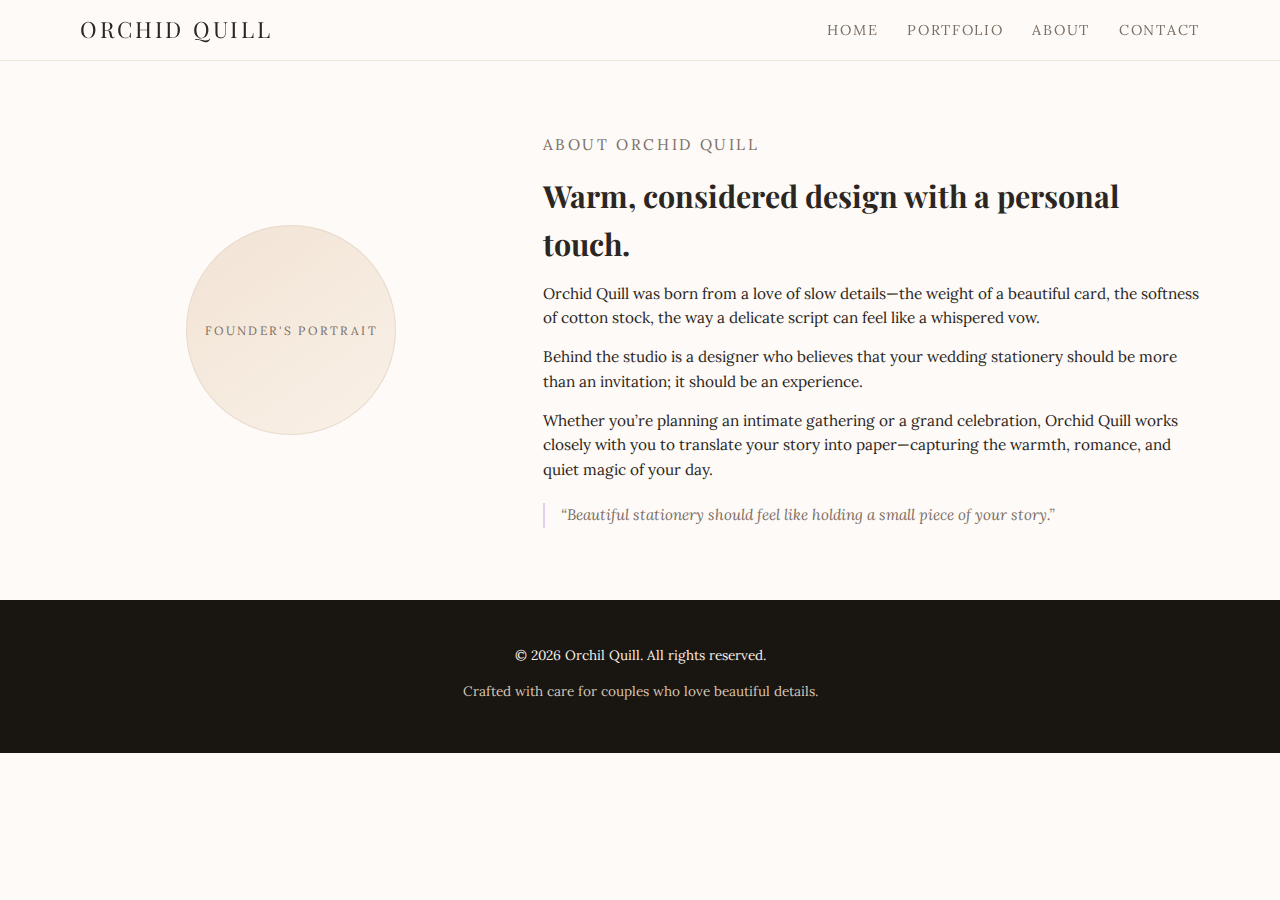
<file: about.html>
<!DOCTYPE html>
<html lang="en">

<head>
  <meta charset="UTF-8" />
  <title>Orchid Quill — About</title>
  <meta name="viewport" content="width=device-width, initial-scale=1.0" />
  <meta name="description" content="About — Orchid Quill" />

  <!-- Google Fonts -->
  <link rel="preconnect" href="https://fonts.googleapis.com" />
  <link rel="preconnect" href="https://fonts.gstatic.com" crossorigin />
  <link href="https://fonts.googleapis.com/css2?family=Playfair+Display:wght@400;500;600;700&family=Lora:wght@300;400;500;600&display=swap" rel="stylesheet" />
  <link href="https://fonts.googleapis.com/css2?family=Lancelot&display=swap" rel="stylesheet" />

  <link rel="stylesheet" href="style.css" />
</head>

<body>
  <!-- Header / Navigation -->
  <header class="site-header">
    <div class="container header-inner">
      <a href="index.html" class="logo">
        <span class="logo-main">Orchid Quill</span>
      </a>

      <button class="nav-toggle" aria-label="Toggle navigation">
        <span class="nav-toggle-line"></span>
        <span class="nav-toggle-line"></span>
      </button>

      <nav class="site-nav">
        <ul>
          <li><a href="index.html">Home</a></li>
          <li><a href="portfolio.html">Portfolio</a></li>
          <li><a href="about.html">About</a></li>
          <li><a href="contact.html">Contact</a></li>
        </ul>
      </nav>
    </div>
  </header>

  <main>
    <!-- About Section -->
    <section id="about" class="section section-about">
      <div class="container about-inner">
        <div class="about-image">
          <div class="about-photo-placeholder">
            <span>Founder's Portrait</span>
          </div>
        </div>

        <div class="about-content">
          <p class="eyebrow">About Orchid Quill</p>
          <h2>Warm, considered design with a personal touch.</h2>
          <p>
            Orchid Quill was born from a love of slow details—the weight of a beautiful card, the softness of cotton stock, the way a delicate script can feel like a whispered vow.
          </p>
          <p>
            Behind the studio is a designer who believes that your wedding stationery should be more than an invitation; it should be an experience.
          </p>
          <p>
            Whether you’re planning an intimate gathering or a grand celebration, Orchid Quill works closely with you to translate your story into paper—capturing the warmth, romance, and quiet magic of your day.
          </p>
          <blockquote class="about-quote">“Beautiful stationery should feel like holding a small piece of your story.”</blockquote>
        </div>
      </div>
    </section>
  </main>

  <!-- Footer -->
  <footer class="site-footer">
    <div class="container footer-inner">
      <p>&copy; <span id="year"></span> Orchil Quill. All rights reserved.</p>
      <p class="footer-note">
        Crafted with care for couples who love beautiful details.
      </p>
    </div>
  </footer>

  <script src="script.js"></script>
</body>

</html>
</file>
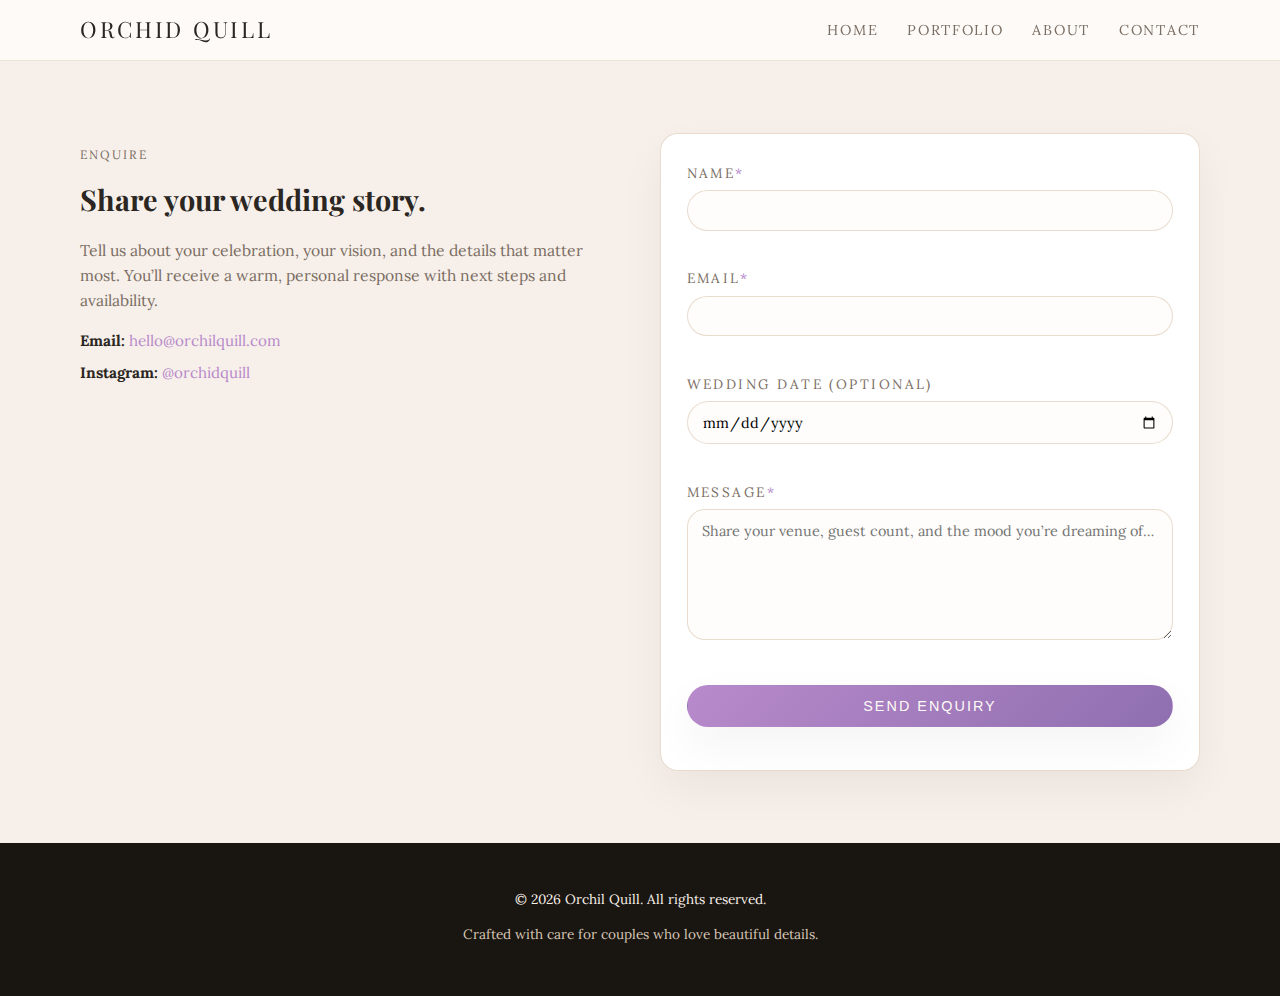
<file: contact.html>
<!DOCTYPE html>
<html lang="en">

<head>
  <meta charset="UTF-8" />
  <title>Orchid Quill — Contact</title>
  <meta name="viewport" content="width=device-width, initial-scale=1.0" />
  <meta name="description" content="Contact — Orchid Quill" />

  <!-- Google Fonts -->
  <link rel="preconnect" href="https://fonts.googleapis.com" />
  <link rel="preconnect" href="https://fonts.gstatic.com" crossorigin />
  <link href="https://fonts.googleapis.com/css2?family=Playfair+Display:wght@400;500;600;700&family=Lora:wght@300;400;500;600&display=swap" rel="stylesheet" />
  <link href="https://fonts.googleapis.com/css2?family=Lancelot&display=swap" rel="stylesheet" />

  <link rel="stylesheet" href="style.css" />
</head>

<body>
  <!-- Header / Navigation -->
  <header class="site-header">
    <div class="container header-inner">
      <a href="index.html" class="logo">
        <span class="logo-main">Orchid Quill</span>
      </a>

      <button class="nav-toggle" aria-label="Toggle navigation">
        <span class="nav-toggle-line"></span>
        <span class="nav-toggle-line"></span>
      </button>

      <nav class="site-nav">
        <ul>
          <li><a href="index.html">Home</a></li>
          <li><a href="portfolio.html">Portfolio</a></li>
          <li><a href="about.html">About</a></li>
          <li><a href="contact.html">Contact</a></li>
        </ul>
      </nav>
    </div>
  </header>

  <main>
    <!-- Contact Section -->
    <section id="contact" class="section section-contact">
      <div class="container contact-inner">
        <div class="contact-copy">
          <p class="eyebrow">Enquire</p>
          <h2>Share your wedding story.</h2>
          <p class="section-intro">
            Tell us about your celebration, your vision, and the details that
            matter most. You’ll receive a warm, personal response with next
            steps and availability.
          </p>

          <div class="contact-details">
            <p>
              <strong>Email:</strong>
              <a href="mailto:hello@orchilquill.com">hello@orchilquill.com</a>
            </p>
            <!-- Add your real links when ready -->
            <p>
              <strong>Instagram:</strong>
              <a href="https://www.instagram.com/orchid_quill/" target="_blank" rel="noreferrer">@orchidquill</a>
            </p>
          </div>
        </div>

        <div class="contact-form-wrapper">
          <form id="contact-form" novalidate>
            <div class="form-group">
              <label for="name">Name<span>*</span></label>
              <input type="text" id="name" name="name" required />
              <p class="form-error" data-error-for="name"></p>
            </div>

            <div class="form-group">
              <label for="email">Email<span>*</span></label>
              <input type="email" id="email" name="email" required />
              <p class="form-error" data-error-for="email"></p>
            </div>

            <div class="form-group">
              <label for="date">Wedding Date (optional)</label>
              <input type="date" id="date" name="date" />
              <p class="form-error" data-error-for="date"></p>
            </div>

            <div class="form-group">
              <label for="message">Message<span>*</span></label>
              <textarea id="message" name="message" rows="5"
                placeholder="Share your venue, guest count, and the mood you’re dreaming of…" required></textarea>
              <p class="form-error" data-error-for="message"></p>
            </div>

            <button type="submit" class="btn btn-primary btn-full">
              Send Enquiry
            </button>

            <p class="form-success" id="form-success-message" aria-live="polite"></p>
          </form>
        </div>
      </div>
    </section>
  </main>

  <!-- Footer -->
  <footer class="site-footer">
    <div class="container footer-inner">
      <p>&copy; <span id="year"></span> Orchil Quill. All rights reserved.</p>
      <p class="footer-note">
        Crafted with care for couples who love beautiful details.
      </p>
    </div>
  </footer>

  <script src="script.js"></script>
</body>

</html>
</file>
<file: style.css>
/* Base styles */

:root {
    --bg: #fdfaf7;
    --bg-alt: #f7f0ea;
    --card-bg: #ffffff;
    --border: #e7d8c9;
    --accent: #b88acb;
    --accent-soft: #e0cfe8;
    --text-main: #2b2622;
    --text-muted: #7b6e64;
    --error: #c0392b;
    --radius-large: 18px;
    --radius-medium: 12px;
    --shadow-soft: 0 18px 45px rgba(0, 0, 0, 0.05);
  }
  
  /* Reset-ish */
  
  *,
  *::before,
  *::after {
    box-sizing: border-box;
  }
  
  html {
    scroll-behavior: smooth;
  }
  
  body {
    margin: 0;
    font-family: "Lora", system-ui, -apple-system, BlinkMacSystemFont, "Segoe UI",
      sans-serif;
    background-color: var(--bg);
    color: var(--text-main);
    line-height: 1.6;
  }
  
  /* Global utility */
  
  .container {
    width: min(1120px, 100% - 3rem);
    margin: 0 auto;
  }
  
  .section {
    padding: 4.5rem 0;
  }
  
  .section-header {
    text-align: center;
    max-width: 720px;
    margin: 0 auto 3rem;
  }
  
  .section-header h2 {
    font-family: "Playfair Display", serif;
    font-size: 2rem;
    margin: 0.3rem 0 0.7rem;
    letter-spacing: 0.02em;
  }
  
  .section-intro {
    color: var(--text-muted);
    font-size: 0.98rem;
  }
  
  .eyebrow {
    text-transform: uppercase;
    letter-spacing: 0.17em;
    font-size: 0.75rem;
    color: var(--text-muted);
  }
  
  /* Header / nav */
  
  .site-header {
    position: sticky;
    top: 0;
    z-index: 100;
    background-color: rgba(253, 250, 247, 0.96);
    backdrop-filter: blur(10px);
    border-bottom: 1px solid rgba(231, 216, 201, 0.7);
  }
  
  .header-inner {
    display: flex;
    align-items: center;
    justify-content: space-between;
    padding: 0.75rem 0;
  }
  
  .logo {
    text-decoration: none;
    color: var(--text-main);
    display: flex;
    flex-direction: column;
  }
  
  .logo-main {
    font-family: "Playfair Display", serif;
    font-size: 1.4rem;
    letter-spacing: 0.12em;
    text-transform: uppercase;
  }
  
  .logo-sub {
    font-size: 0.7rem;
    letter-spacing: 0.16em;
    text-transform: uppercase;
    color: var(--text-muted);
    margin-top: 0.1rem;
  }
  
  /* Nav */
  
  .site-nav {
    display: none;
  }
  
  .site-nav ul {
    list-style: none;
    padding: 0;
    margin: 0;
    display: flex;
    gap: 1.8rem;
  }
  
  .site-nav a {
    text-decoration: none;
    font-size: 0.9rem;
    letter-spacing: 0.12em;
    text-transform: uppercase;
    color: var(--text-muted);
    position: relative;
  }
  
  .site-nav a::after {
    content: "";
    position: absolute;
    left: 0;
    bottom: -0.4rem;
    width: 0;
    height: 1px;
    background: var(--accent);
    transition: width 0.2s ease;
  }
  
  .site-nav a:hover::after {
    width: 100%;
    transition-duration: 0.25s;
  }
  
  /* Mobile nav toggle */
  
  .nav-toggle {
    background: none;
    border: none;
    cursor: pointer;
    display: inline-flex;
    flex-direction: column;
    justify-content: center;
    gap: 5px;
    padding: 0.4rem;
  }
  
  .nav-toggle-line {
    width: 20px;
    height: 1.5px;
    background-color: var(--text-main);
    border-radius: 999px;
  }
  
  /* Buttons */
  
  .btn {
    display: inline-flex;
    align-items: center;
    justify-content: center;
    padding: 0.75rem 1.6rem;
    border-radius: 999px;
    font-size: 0.9rem;
    letter-spacing: 0.14em;
    text-transform: uppercase;
    border: 1px solid transparent;
    cursor: pointer;
    text-decoration: none;
    transition: transform 0.15s ease, box-shadow 0.15s ease,
      background-color 0.15s ease, border-color 0.15s ease, color 0.15s ease;
  }
  
  .btn-primary {
    background: linear-gradient(135deg, var(--accent), #8f6fb0);
    color: #fffaf5;
    box-shadow: var(--shadow-soft);
  }
  
  .btn-primary:hover {
    transform: translateY(-1px);
    box-shadow: 0 22px 40px rgba(184, 138, 203, 0.35);
  }
  
  .btn-ghost {
    background-color: transparent;
    color: var(--text-main);
    border-color: rgba(184, 138, 203, 0.4);
  }
  
  .btn-ghost:hover {
    background-color: rgba(224, 207, 232, 0.4);
  }
  
  .btn-full {
    width: 100%;
  }
  
  /* Hero */
  
  .hero {
    padding: 4.5rem 0 4rem;
  }
  
  .hero-inner {
    display: grid;
    gap: 3rem;
  }
  
  .hero-copy h1 {
    font-family: "Playfair Display", serif;
    font-size: 2.35rem;
    margin: 0.4rem 0 0.8rem;
    letter-spacing: 0.02em;
  }
  
  .hero-subtext {
    color: var(--text-muted);
    font-size: 0.98rem;
    max-width: 480px;
  }
  
  .hero-actions {
    display: flex;
    flex-wrap: wrap;
    gap: 0.75rem;
    margin-top: 1.5rem;
  }
  
  /* Hero visual */
  
  .hero-visual {
    display: flex;
    flex-direction: column;
    gap: 1rem;
  }
  
  .hero-card {
    background: radial-gradient(circle at top left, var(--accent-soft), #fdfaf7);
    border-radius: var(--radius-large);
    box-shadow: var(--shadow-soft);
    padding: 1px;
  }
  
  .hero-card-inner {
    background-color: rgba(255, 250, 245, 0.8);
    border-radius: inherit;
    padding: 1.4rem 1.5rem;
    border: 1px solid rgba(255, 255, 255, 0.6);
  }
  
  .hero-label {
    display: inline-block;
    font-size: 0.72rem;
    text-transform: uppercase;
    letter-spacing: 0.16em;
    color: var(--text-muted);
    margin-bottom: 0.8rem;
  }
  
  .hero-card-text {
    font-size: 0.92rem;
    color: var(--text-main);
  }
  
  .hero-note {
    font-size: 0.85rem;
    color: var(--text-muted);
    border-left: 1px solid var(--border);
    padding-left: 1rem;
  }
  
  /* Services */
  
  .section-services {
    background-color: var(--bg-alt);
  }
  
  .services-grid {
    display: grid;
    gap: 1.5rem;
  }
  
  .service-card {
    background-color: var(--card-bg);
    border-radius: var(--radius-medium);
    padding: 1.5rem 1.7rem;
    border: 1px solid rgba(231, 216, 201, 0.9);
    box-shadow: 0 8px 25px rgba(0, 0, 0, 0.02);
  }
  
  .service-card h3 {
    font-family: "Playfair Display", serif;
    font-size: 1.08rem;
    margin: 0 0 0.6rem;
  }
  
  .service-card p {
    margin: 0;
    font-size: 0.93rem;
    color: var(--text-muted);
  }
  
  .service-card-accent {
    background: radial-gradient(circle at top right, #f7edf6, #ffffff);
    border-color: rgba(184, 138, 203, 0.45);
  }
  
  /* About */
  
  .section-about {
    background-color: var(--bg);
  }
  
  .about-inner {
    display: grid;
    gap: 2.5rem;
    align-items: center;
  }
  
  .about-image {
    display: flex;
    justify-content: center;
  }
  
  .about-photo-placeholder {
    width: 210px;
    height: 210px;
    border-radius: 50%;
    background: linear-gradient(145deg, #f2e3d5, #f9f1e7);
    border: 1px solid rgba(231, 216, 201, 0.9);
    display: flex;
    align-items: center;
    justify-content: center;
    font-size: 0.75rem;
    color: var(--text-muted);
    text-transform: uppercase;
    letter-spacing: 0.18em;
  }
  
  .about-content h2 {
    font-family: "Playfair Display", serif;
    font-size: 1.9rem;
    margin: 0.3rem 0 0.8rem;
  }
  
  .about-content p {
    margin: 0 0 0.9rem;
    font-size: 0.96rem;
  }
  
  .about-quote {
    margin: 1.3rem 0 0;
    font-style: italic;
    font-size: 0.95rem;
    padding-left: 1rem;
    border-left: 2px solid var(--accent-soft);
    color: var(--text-muted);
  }
  
  /* Contact */
  
  .section-contact {
    background-color: var(--bg-alt);
  }
  
  .contact-inner {
    display: grid;
    gap: 2.5rem;
  }
  
  .contact-copy h2 {
    font-family: "Playfair Display", serif;
    font-size: 1.8rem;
    margin: 0.4rem 0 0.7rem;
  }
  
  .contact-details p {
    margin: 0.5rem 0;
    font-size: 0.95rem;
  }
  
  .contact-details a {
    color: var(--accent);
    text-decoration: none;
  }
  
  .contact-details a:hover {
    text-decoration: underline;
  }
  
  /* Form */
  
  .contact-form-wrapper {
    background-color: var(--card-bg);
    border-radius: var(--radius-large);
    padding: 1.8rem 1.6rem;
    box-shadow: var(--shadow-soft);
    border: 1px solid rgba(231, 216, 201, 0.9);
  }
  
  .form-group {
    margin-bottom: 1.1rem;
  }
  
  .form-group label {
    display: block;
    font-size: 0.85rem;
    text-transform: uppercase;
    letter-spacing: 0.18em;
    color: var(--text-muted);
    margin-bottom: 0.35rem;
  }
  
  .form-group label span {
    color: var(--accent);
  }
  
  input[type="text"],
  input[type="email"],
  input[type="date"],
  textarea {
    width: 100%;
    border-radius: 999px;
    border: 1px solid rgba(231, 216, 201, 0.9);
    padding: 0.65rem 0.9rem;
    font-family: inherit;
    font-size: 0.9rem;
    outline: none;
    background-color: #fefdfb;
    transition: border-color 0.15s ease, box-shadow 0.15s ease,
      background-color 0.15s ease;
  }
  
  textarea {
    border-radius: 18px;
    resize: vertical;
    min-height: 120px;
    line-height: 1.5;
  }
  
  input:focus,
  textarea:focus {
    border-color: var(--accent);
    box-shadow: 0 0 0 1px rgba(184, 138, 203, 0.2);
    background-color: #fffaf5;
  }
  
  .form-error {
    min-height: 1rem;
    margin: 0.25rem 0 0;
    font-size: 0.78rem;
    color: var(--error);
  }
  
  .form-success {
    margin-top: 0.9rem;
    font-size: 0.9rem;
    color: #256a42;
  }
  
  /* Footer */
  
  .site-footer {
    padding: 2rem 0 2.3rem;
    background-color: #191511;
    color: #f7efe7;
  }
  
  .footer-inner {
    text-align: center;
    font-size: 0.85rem;
  }
  
  .footer-note {
    margin-top: 0.3rem;
    color: #d6c6b4;
  }
  
  /* Responsive */
  
  @media (min-width: 640px) {
    .hero-inner {
      grid-template-columns: 1.15fr 0.85fr;
      align-items: center;
    }
  
    .services-grid {
      grid-template-columns: repeat(2, minmax(0, 1fr));
    }
  
    .about-inner {
      grid-template-columns: 0.9fr 1.4fr;
    }
  
    .contact-inner {
      grid-template-columns: 1.1fr 1.1fr;
      align-items: flex-start;
    }
  }
  
  @media (min-width: 900px) {
    .site-nav {
      display: block;
    }
  
    .nav-toggle {
      display: none;
    }
  
    .hero {
      padding: 5.3rem 0 4.8rem;
    }
  
    .hero-copy h1 {
      font-size: 2.8rem;
    }
  
    .services-grid {
      grid-template-columns: repeat(3, minmax(0, 1fr));
    }
  }
  
  /* Mobile nav dropdown */
  
  .site-nav.is-open {
    display: block;
    position: absolute;
    inset: 100% 0 auto 0;
    background-color: rgba(253, 250, 247, 0.98);
    border-bottom: 1px solid rgba(231, 216, 201, 0.8);
    padding: 0.8rem 1.5rem 1.2rem;
  }
  
  .site-nav.is-open ul {
    flex-direction: column;
    gap: 0.8rem;
  }
</file>
